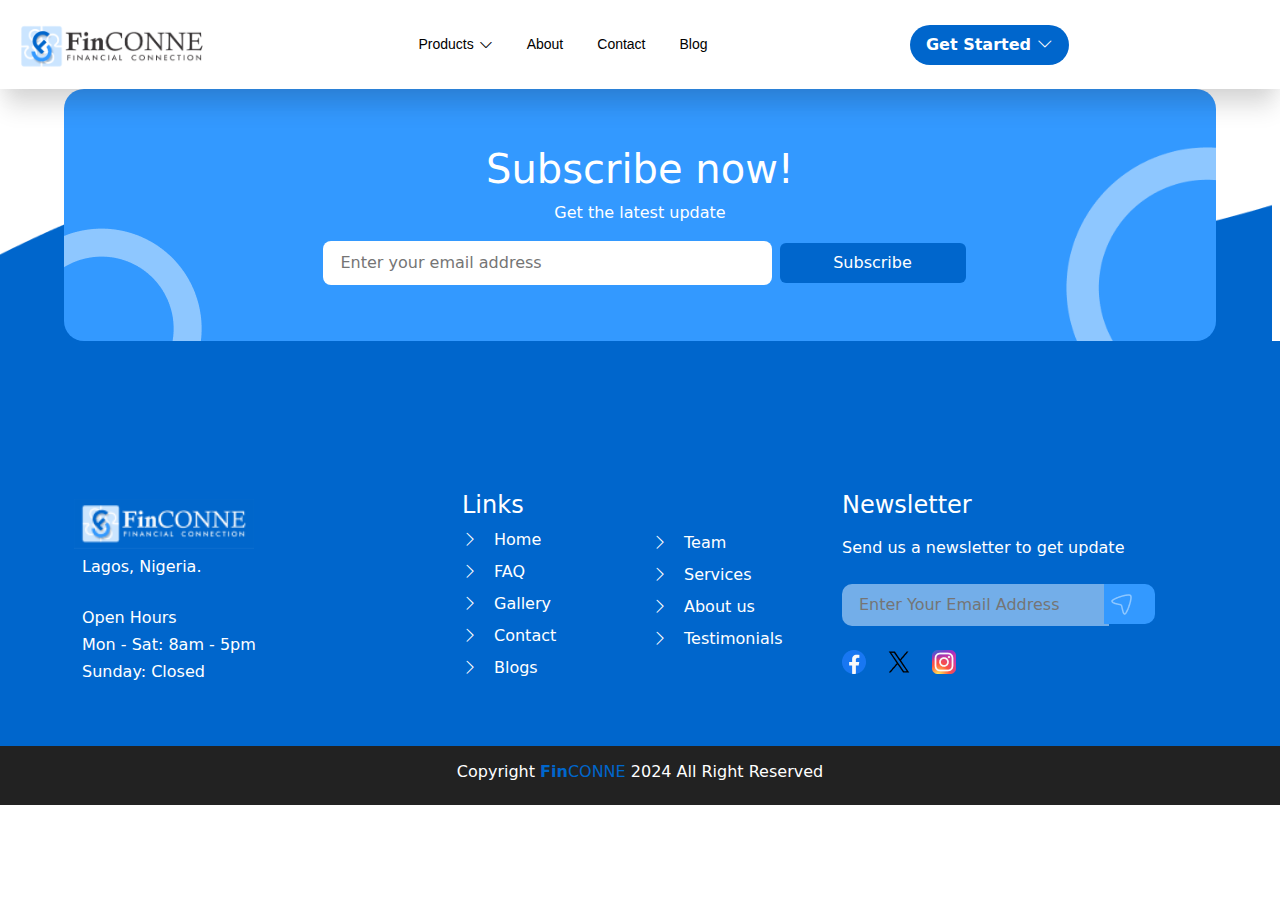
<file: nav-foot.html>
<!DOCTYPE html>
<html lang="en">
<head>
    <meta charset="UTF-8">
    <meta name="viewport" content="width=device-width, initial-scale=1.0">
    <title>Document</title>
    <link rel="stylesheet" href="https://cdn.jsdelivr.net/npm/bootstrap@5.3.3/dist/css/bootstrap.min.css">
    <link rel="stylesheet" href="https://cdn.jsdelivr.net/npm/bootstrap-icons@1.3.0/font/bootstrap-icons.css">
    <link rel="stylesheet" href="./assets/style.css">
</head>
<body>

    <!-- ======= Header ======= -->
    <header id="header" class="header-navbar d-flex align-items-center">
        <div class="container-fluid d-flex align-items-center justify-content-between">
            <a href="./index.html">
                <img class="navbar-img mt-1" src="./assets/images/Finconne - Copy-1 (1) 1.png" alt="">
            </a>

            <nav id="navbar" class="navbar d-flex justify-content-center">
                <ul class="list-unstyled d-block d-xl-flex align-items-center mb-0">
                    <li class="nav-item product-item">
                        <a class="nav-link" href="#" role="button" id="productsLink" aria-expanded="false">
                            Products
                            <i class="bi bi-chevron-down"></i>
                        </a>
                    </li>



                    <!-- Dropdown For Responsive Screens -->


                    <div class="product-scroll-wrapper d-xl-none">
                        <div style="cursor: pointer;" class="product-item-drag-flex">
                            <h6 class="my-4"><a href="#" style="border-color: #0066CC !important;"
                                    class="text-decoration-none text-black border border-1 rounded-pill px-3 py-1 active-link"
                                    id="financialLink">Financial Institution</a></h6>
                        </div>
                        <div style="cursor: pointer;" class="product-item-drag-flex">
                            <h6 class="my-4"><a href="#" style="border-color: #0066CC !important;"
                                    class="text-decoration-none text-black border border-1 rounded-pill px-3 py-1"
                                    id="customerLink">Individual Customer</a></h6>
                        </div>
                    </div>


                    <div class="col-12 about-product-hov-box-d-1-res show-box d-xl-none" style="overflow-x: hidden;">
                        <div class="row">
                            <div class="col-12">
                                <a href="./career.html" class="text-decoration-none text-black product-dd-it">
                                    <div class="d-flex">
                                        <i class="bi bi-ui-checks-grid fs-4 me-3 d-block position-relative"
                                            style="top: 5px;"></i>
                                        <div>
                                            <h6>Finance</h6>
                                            <small>Lorem ipsum dolor sit amet consectetur.</small>
                                        </div>
                                    </div>
                                </a>
                            </div>
                            <div class="col-12">
                                <a href="./team.html" class="text-decoration-none text-black product-dd-it">
                                    <div class="d-flex">
                                        <i class="bi bi-wallet fs-4 me-3 d-block position-relative"
                                            style="top: 5px;"></i>
                                        <div>
                                            <h6>Saving</h6>
                                            <small>Lorem ipsum dolor sit amet consectetur.</small>
                                        </div>
                                    </div>
                                </a>
                            </div>
                            <div class="col-12">
                                <a href="./error.html" class="text-decoration-none text-black product-dd-it">
                                    <div class="d-flex">
                                        <i class="bi bi-bar-chart fs-4 me-3 d-block position-relative"
                                            style="top: 5px;"></i>
                                        <div>
                                            <h6>Investment - coming soon</h6>
                                            <small>Lorem ipsum dolor sit amet consectetur.</small>
                                        </div>
                                    </div>
                                </a>
                            </div>
                        </div>
                    </div>


                    <div class="col-12 about-product-hov-box-d-2-res d-xl-none" style="overflow-x: hidden;">
                        <div class="row">
                            <div class="col-12">
                                <a href="./error.html" class="text-decoration-none text-black product-dd-it">
                                    <div class="d-flex">
                                        <i class="bi bi-gear fs-4 me-3 d-block position-relative" style="top: 5px;"></i>
                                        <div>
                                            <h6>Automated Group Contribution</h6>
                                            <small>Lorem ipsum dolor sit amet consectetur.</small>
                                        </div>
                                    </div>
                                </a>
                            </div>
                            <div class="col-12">
                                <a href="./error.html" class="text-decoration-none text-black product-dd-it">
                                    <div class="d-flex">
                                        <i class="bi bi-box-seam fs-4 me-3 d-block position-relative"
                                            style="top: 5px;"></i>
                                        <div>
                                            <h6>Institution Service Offering</h6>
                                            <small>Lorem ipsum dolor sit amet consectetur.</small>
                                        </div>
                                    </div>
                                </a>
                            </div>
                        </div>
                    </div>


                    <li class="navbar-item"><a class="text-decoration-none" href="./error.html">About</a></li>
                    <li class="navbar-item"><a href="./error.html" class="text-decoration-none">Contact</a></li>
                    <li class="navbar-item"><a class="text-decoration-none" href="./blog.html">Blog</a></li>

                    <li class="mx-3 d-xl-none">
                        <div class="dropdown text-center">
                            <button
                                class="w-75 btn btn-secondary position-absolute nav-btn text-decoration-none mx-xl-0 py-2 px-3"
                                type="button">
                                Get Started
                                <i class="bi bi-chevron-down"></i>
                            </button>
                            <ul class="dropdown-menu product-dropmenu-res position-absolute">
                                <li><a class="dropdown-item d-block border-bottom border-secondary-subtle px-2 pb-2"
                                        href="./register.html">Register</a></li>
                                <li><a class="dropdown-item px-4 pb-2 pt-3" style="font-size: 15px;" href="./individual-register.html">As An
                                        individual</a></li>
                                <li><a class="dropdown-item px-4 pb-2" style="font-size: 15px;" href="./register.html">As An
                                        institution</a></li>
                                <div class="text-center">
                                    <button style="background-color: #0066CC !important;"
                                        class="btn btn-primary w-50 m-auto rounded-pill"><a href="./signIn.html">Login</a></button>
                                </div>
                            </ul>
                        </div>
                    </li>

                </ul>
            </nav>

            <div class="mx-4 d-none d-xl-block">
                <div class="dropdown-center dropdown">
                    <button class="btn btn-secondary nav-btn text-decoration-none mx-xl-0 py-2 px-3" type="button">
                        Get Started
                        <i class="bi bi-chevron-down"></i>
                    </button>
                    <ul class="dropdown-menu position-absolute" style="right: 22px;">
                        <li><a class="dropdown-item d-block border-bottom border-secondary-subtle px-2 pb-2"
                                href="./register.html">Register</a></li>
                        <li><a class="dropdown-item px-4 pb-2 pt-3" style="font-size: 15px;" href="./individual-register.html">As An
                                individual</a></li>
                        <li><a class="dropdown-item px-4 pb-2" style="font-size: 15px;" href="./register.html">As An institution</a>
                        </li>
                        <div class="text-center">
                            <button style="background-color: #0066CC !important;"
                                class="btn btn-primary w-75 m-auto rounded-pill"><a href="./signIn.html">Login</a></button>
                        </div>
                    </ul>
                </div>
            </div>


            
            <!-- replace -->

            <div class="nav-list-button">
                <i class="mobile-nav-toggle mobile-nav-show bi bi-list"></i>
            </div>
            <i class="mobile-nav-toggle mobile-nav-hide d-none bi bi-x"></i>
        </div>

        <!-- replace -->


    </header>
    <!-- End Header -->



    <!-- Products DropDown for Desktop/Larger Screen -->
    <div class="product-container dropdown-product position-fixed" style="z-index: 99999;">
        <div class="row justify-content-center border border-1 bg-white position-relative rounded-4 p-4"
            style="z-index: 999;">
            <div class="col-6">
                <div class="row">
                    <div class="col-12 mb-2">
                        <a href="#" class="text-decoration-none text-black product-dd-it product-dd-it-1">
                            <div class="p-2">
                                <h5>Financial Institution</h5>
                                <small>Lorem ipsum dolor sit amet consectetur.</small>
                            </div>
                        </a>
                    </div>
                    <div class="col-12 my-2">
                        <a href="#" class="text-decoration-none text-black product-dd-it product-dd-it-2">
                            <div class="p-2">
                                <h5>Individual Customer</h5>
                                <small>Lorem ipsum dolor sit amet consectetur.</small>
                            </div>
                        </a>
                    </div>
                </div>
            </div>

            <div class="col-6 about-product-hov-box-d-1 show-box">
                <div class="row">
                    <div class="col-12 mb-2">
                        <a href="./career.html" class="text-decoration-none text-black product-dd-it">
                            <div class="d-flex p-2">
                                <i class="bi bi-ui-checks-grid fs-4 me-3 d-block position-relative"
                                    style="top: 5px;"></i>
                                <div>
                                    <h5>Finance</h5>
                                    <small>Lorem ipsum dolor sit amet consectetur.</small>
                                </div>
                            </div>
                        </a>
                    </div>
                    <div class="col-12 my-2">
                        <a href="./team.html" class="text-decoration-none text-black product-dd-it">
                            <div class="d-flex p-2">
                                <i class="bi bi-wallet fs-4 me-3 d-block position-relative" style="top: 5px;"></i>
                                <div>
                                    <h5>Saving</h5>
                                    <small>Lorem ipsum dolor sit amet consectetur.</small>
                                </div>
                            </div>
                        </a>
                    </div>
                    <div class="col-12 my-2">
                        <a href="./error.html" class="text-decoration-none text-black product-dd-it">
                            <div class="d-flex p-2">
                                <i class="bi bi-bar-chart fs-4 me-3 d-block position-relative" style="top: 5px;"></i>
                                <div>
                                    <h5>Investment - coming soon</h5>
                                    <small>Lorem ipsum dolor sit amet consectetur.</small>
                                </div>
                            </div>
                        </a>
                    </div>
                </div>
            </div>

            <div class="col-6 about-product-hov-box-d-2">
                <div class="row">
                    <div class="col-12 mb-2">
                        <a href="./error.html" class="text-decoration-none text-black product-dd-it">
                            <div class="d-flex p-2">
                                <i class="bi bi-gear fs-4 me-3 d-block position-relative" style="top: 5px;"></i>
                                <div>
                                    <h5>Automated Group Contribution</h5>
                                    <small>Lorem ipsum dolor sit amet consectetur.</small>
                                </div>
                            </div>
                        </a>
                    </div>
                    <div class="col-12 my-2">
                        <a href="./error.html" class="text-decoration-none text-black product-dd-it">
                            <div class="d-flex p-2">
                                <i class="bi bi-box-seam fs-4 me-3 d-block position-relative" style="top: 5px;"></i>
                                <div>
                                    <h5>Institution Service Offering</h5>
                                    <small>Lorem ipsum dolor sit amet consectetur.</small>
                                </div>
                            </div>
                        </a>
                    </div>
                </div>
            </div>
        </div>
    </div>




    <footer class="position-relative">
        <div class="footer-box d-flex justify-content-center align-items-center text-white">
            <img class="img-fluid position-absolute bottom-0 end-0 footer-eclipse-circle-positioned-sty"
                src="./assets/images/Ellipse 4 (1).png" alt="">
            <img class="img-fluid position-absolute bottom-0 start-0" src="./assets/images/Ellipse 4.png" alt="">
            <div class="container">
                <div class="row">
                    <div class="text-center">
                        <h1>Subscribe now!</h1>
                        <p>Get the latest update</p>
                        <div class="text-center d-flex justify-content-center align-items-center">
                            <div class="col-8 col-lg-5">
                                <div class="mx-2 z-1 position-relative">
                                    <input style="border-color: transparent;" type="text"
                                        class="w-100 py-2 border-2 px-3 rounded-3"
                                        placeholder="Enter your email address">
                                </div>
                            </div>
                            <div class="col-4 col-lg-2">
                                <button
                                    class="w-100 btn btn-primary border-0 px-0 px-lg-4 py-2 btn-cus-sty z-1 position-relative">Subscribe</button>
                            </div>
                        </div>
                    </div>
                </div>
            </div>
        </div>

        <div class="figure-box-wave">
            <div>
                <img class="w-100" src="./assets/images/Vector 125.png" alt="">
            </div>
        </div>

        <div class="footer-wave-bottom-box-bg-color">
            <div class="container">
                <div class="row">
                    <div class="col-12 col-lg-4">
                        <img class="footer-img my-2 p-0 m-0" src="./assets/images/Finconn 1.png" alt="">
                        <div class="text-white">
                            <h6>Lagos, Nigeria.</h6>
                            <h6 class="text-white pt-4">Open Hours</h6>
                            <h6>Mon - Sat: 8am - 5pm</h6>
                            <h6>Sunday: Closed</h6>
                        </div>
                    </div>
                    <div class="col-6 col-lg-2">
                        <h4 class="text-white">Links</h4>
                        <ul class="list-unstyled">
                            <li class="text-white fs-light my-2"><i class="bi bi-chevron-right pe-3"></i><a
                                    class="text-white text-decoration-none" href="#">Home</a></li>
                            <li class="text-white fs-light my-2"><i class="bi bi-chevron-right pe-3"></i><a
                                    class="text-white text-decoration-none" href="#">FAQ</a></li>
                            <li class="text-white fs-light my-2"><i class="bi bi-chevron-right pe-3"></i><a
                                    class="text-white text-decoration-none" href="#">Gallery</a></li>
                            <li class="text-white fs-light my-2"><i class="bi bi-chevron-right pe-3"></i><a
                                    class="text-white text-decoration-none" href="#">Contact</a></li>
                            <li class="text-white fs-light my-2"><i class="bi bi-chevron-right pe-3"></i><a
                                    class="text-white text-decoration-none" href="#">Blogs</a></li>
                        </ul>
                    </div>
                    <div class="col-6 col-lg-2">
                        <ul class="list-unstyled mt-4 pt-1 pt-lg-2">
                            <li class="text-white fs-light my-2"><i class="bi bi-chevron-right pe-3"></i><a
                                    class="text-white text-decoration-none" href="#">Team</a></li>
                            <li class="text-white fs-light my-2"><i class="bi bi-chevron-right pe-3"></i><a
                                    class="text-white text-decoration-none" href="#">Services</a></li>
                            <li class="text-white fs-light my-2"><i class="bi bi-chevron-right pe-3"></i><a
                                    class="text-white text-decoration-none" href="#">About us</a></li>
                            <li class="text-white fs-light my-2"><i class="bi bi-chevron-right pe-3"></i><a
                                    class="text-white text-decoration-none" href="#">Testimonials</a></li>
                        </ul>
                    </div>
                    <div class="col-12 col-lg-4">
                        <h4 class="text-white">Newsletter</h4>
                        <p class="text-white my-3">Send us a newsletter to get update</p>
                        <input class="footer-input-box-sty my-2 py-2 px-3 border-1 w-75"
                            style="border-color: transparent;" type="text" placeholder="Enter Your Email Address">
                        <button class="footer-btn-sty"><img src="./assets/images/Vector.png" alt=""></button>
                        <div class="mt-3">
                            <a href="#"><img class="ms-2" src="./assets/images/logos_facebook.png" alt=""></a>
                            <a href="#"><img class="ms-3" src="./assets/images/pajamas_twitter.png" alt=""></a>
                            <a href="#"><img class="ms-3" src="./assets/images/skill-icons_instagram.png" alt=""></a>
                        </div>
                    </div>
                </div>
            </div>
        </div>

        <div style="background-color: #222222;" class="py-3 text-center">
            <h6 class="text-white fw-normal">Copyright <span class="fw-bold" style="color: #0066CC;">Fin</span><span
                    style="color: #0066CC;">CONNE</span> 2024 All Right Reserved</h6>
        </div>

    </footer>
    

    <script src='https://cdnjs.cloudflare.com/ajax/libs/jquery/3.1.0/jquery.min.js'></script>
    <script src="https://cdn.jsdelivr.net/npm/bootstrap@5.3.3/dist/js/bootstrap.bundle.min.js"></script>
    <script src="./assets/script.js"></script>
</body>
</html>
</file>
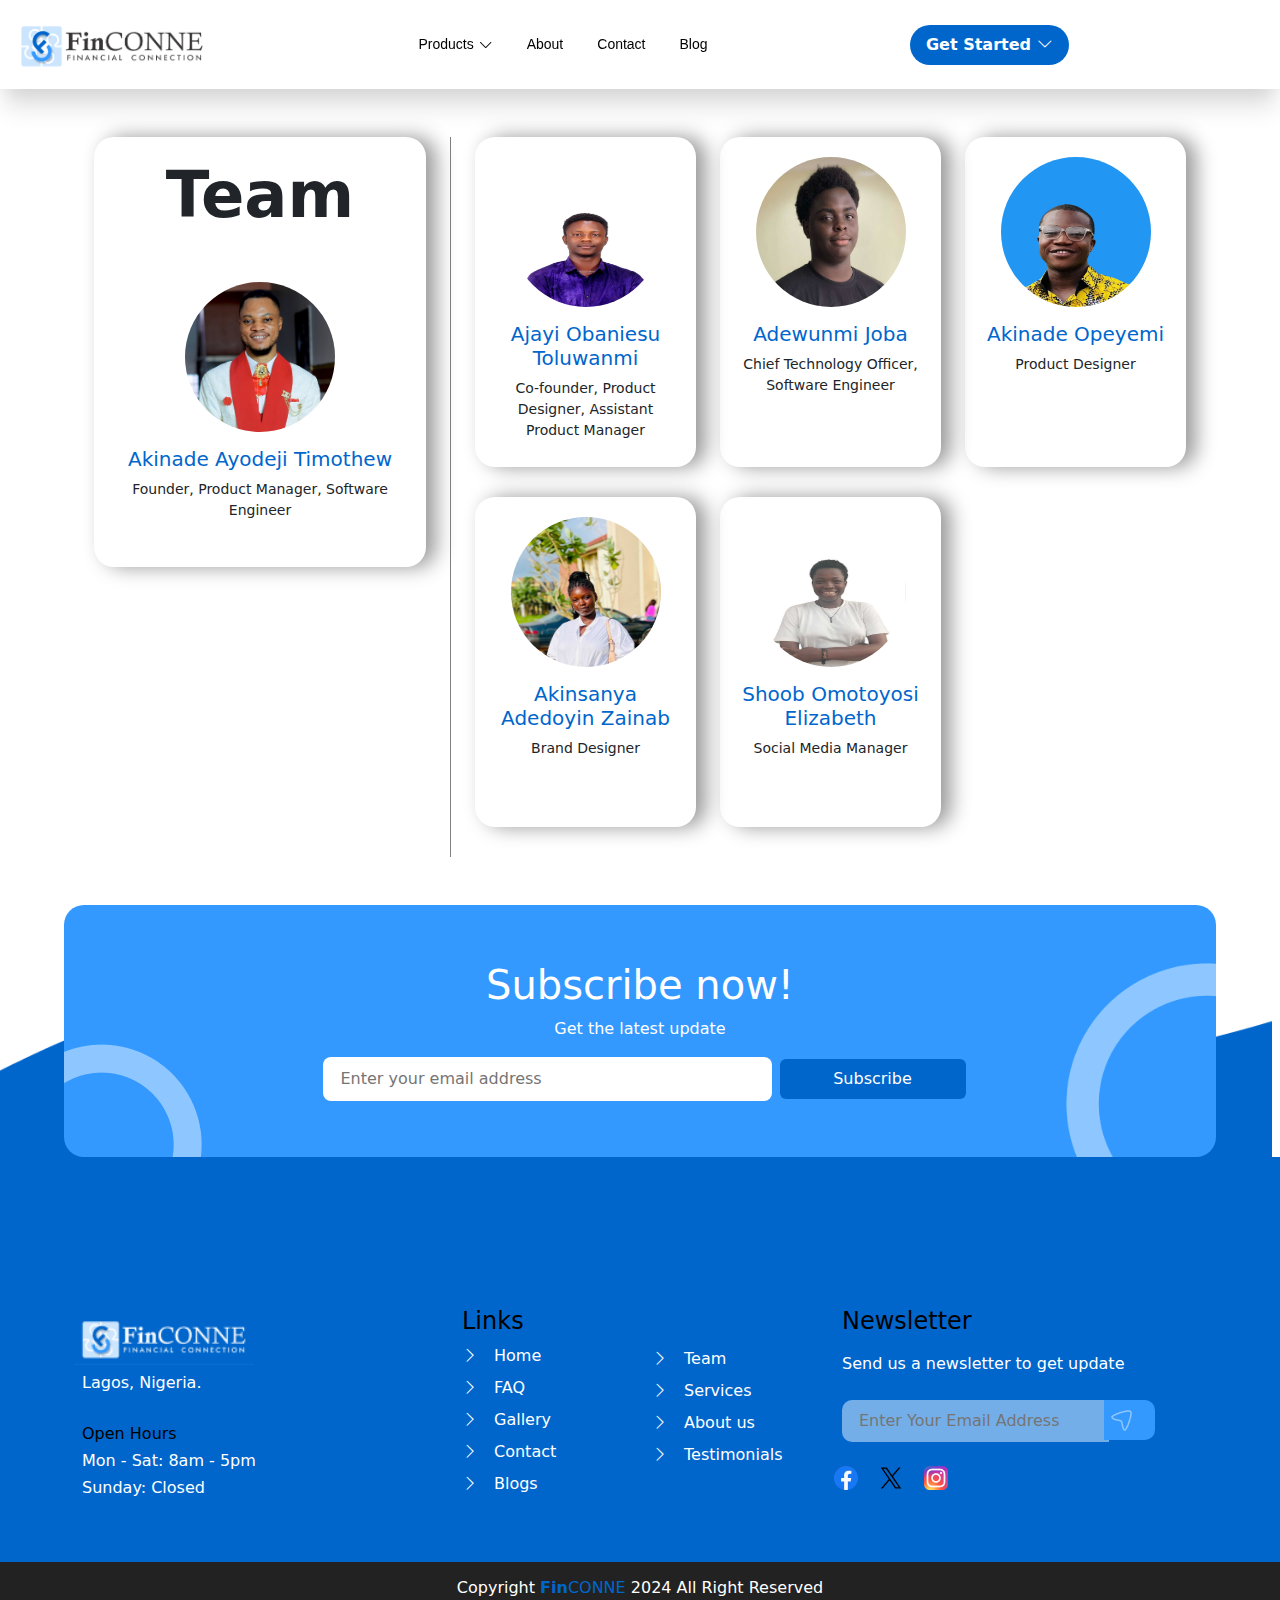
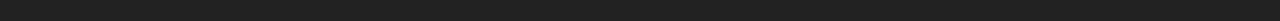
<file: team.html>
<!DOCTYPE html>
<html lang="en">

<head>
    <meta charset="UTF-8">
    <meta name="viewport" content="width=device-width, initial-scale=1.0">
    <title>Team Section</title>
    <link rel="stylesheet" href="https://cdn.jsdelivr.net/npm/bootstrap@5.3.3/dist/css/bootstrap.min.css">
    <link rel="stylesheet" href="https://cdn.jsdelivr.net/npm/bootstrap-icons@1.3.0/font/bootstrap-icons.css">
    <link rel="stylesheet" href="./assets/style.css">
</head>

<body>


   <!-- ======= Header ======= -->
   <header id="header" class="header-navbar d-flex align-items-center">
    <div class="container-fluid d-flex align-items-center justify-content-between">
        <a href="./index.html">
            <img class="navbar-img mt-1" src="./assets/images/Finconne - Copy-1 (1) 1.png" alt="">
        </a>

        <nav id="navbar" class="navbar d-flex justify-content-center">
            <ul class="list-unstyled d-block d-xl-flex align-items-center mb-0">
                <li class="nav-item product-item">
                    <a class="nav-link" href="#" role="button" id="productsLink" aria-expanded="false">
                        Products
                        <i class="bi bi-chevron-down"></i>
                    </a>
                </li>



                <!-- Dropdown For Responsive Screens -->


                <div class="product-scroll-wrapper d-xl-none">
                    <div style="cursor: pointer;" class="product-item-drag-flex">
                        <h6 class="my-4"><a href="#" style="border-color: #0066CC !important;"
                                class="text-decoration-none text-black border border-1 rounded-pill px-3 py-1 active-link"
                                id="financialLink">Financial Institution</a></h6>
                    </div>
                    <div style="cursor: pointer;" class="product-item-drag-flex">
                        <h6 class="my-4"><a href="#" style="border-color: #0066CC !important;"
                                class="text-decoration-none text-black border border-1 rounded-pill px-3 py-1"
                                id="customerLink">Individual Customer</a></h6>
                    </div>
                </div>


                <div class="col-12 about-product-hov-box-d-1-res show-box d-xl-none" style="overflow-x: hidden;">
                    <div class="row">
                        <div class="col-12">
                            <a href="./career.html" class="text-decoration-none text-black product-dd-it">
                                <div class="d-flex">
                                    <i class="bi bi-ui-checks-grid fs-4 me-3 d-block position-relative"
                                        style="top: 5px;"></i>
                                    <div>
                                        <h6>Finance</h6>
                                        <small>Lorem ipsum dolor sit amet consectetur.</small>
                                    </div>
                                </div>
                            </a>
                        </div>
                        <div class="col-12">
                            <a href="./team.html" class="text-decoration-none text-black product-dd-it">
                                <div class="d-flex">
                                    <i class="bi bi-wallet fs-4 me-3 d-block position-relative"
                                        style="top: 5px;"></i>
                                    <div>
                                        <h6>Saving</h6>
                                        <small>Lorem ipsum dolor sit amet consectetur.</small>
                                    </div>
                                </div>
                            </a>
                        </div>
                        <div class="col-12">
                            <a href="./error.html" class="text-decoration-none text-black product-dd-it">
                                <div class="d-flex">
                                    <i class="bi bi-bar-chart fs-4 me-3 d-block position-relative"
                                        style="top: 5px;"></i>
                                    <div>
                                        <h6>Investment - coming soon</h6>
                                        <small>Lorem ipsum dolor sit amet consectetur.</small>
                                    </div>
                                </div>
                            </a>
                        </div>
                    </div>
                </div>


                <div class="col-12 about-product-hov-box-d-2-res d-xl-none" style="overflow-x: hidden;">
                    <div class="row">
                        <div class="col-12">
                            <a href="./error.html" class="text-decoration-none text-black product-dd-it">
                                <div class="d-flex">
                                    <i class="bi bi-gear fs-4 me-3 d-block position-relative" style="top: 5px;"></i>
                                    <div>
                                        <h6>Automated Group Contribution</h6>
                                        <small>Lorem ipsum dolor sit amet consectetur.</small>
                                    </div>
                                </div>
                            </a>
                        </div>
                        <div class="col-12">
                            <a href="./error.html" class="text-decoration-none text-black product-dd-it">
                                <div class="d-flex">
                                    <i class="bi bi-box-seam fs-4 me-3 d-block position-relative"
                                        style="top: 5px;"></i>
                                    <div>
                                        <h6>Institution Service Offering</h6>
                                        <small>Lorem ipsum dolor sit amet consectetur.</small>
                                    </div>
                                </div>
                            </a>
                        </div>
                    </div>
                </div>


                <li class="navbar-item"><a class="text-decoration-none" href="./error.html">About</a></li>
                <li class="navbar-item"><a href="./error.html" class="text-decoration-none">Contact</a></li>
                <li class="navbar-item"><a class="text-decoration-none" href="./blog.html">Blog</a></li>

                <li class="mx-3 d-xl-none">
                    <div class="dropdown text-center">
                        <button
                            class="w-75 btn btn-secondary position-absolute nav-btn text-decoration-none mx-xl-0 py-2 px-3"
                            type="button">
                            Get Started
                            <i class="bi bi-chevron-down"></i>
                        </button>
                        <ul class="dropdown-menu product-dropmenu-res position-absolute">
                            <li><a class="dropdown-item d-block border-bottom border-secondary-subtle px-2 pb-2"
                                    href="./register.html">Register</a></li>
                            <li><a class="dropdown-item px-4 pb-2 pt-3" style="font-size: 15px;" href="./individual-register.html">As An
                                    individual</a></li>
                            <li><a class="dropdown-item px-4 pb-2" style="font-size: 15px;" href="./register.html">As An
                                    institution</a></li>
                            <div class="text-center">
                                <button style="background-color: #0066CC !important;"
                                    class="btn btn-primary w-50 m-auto rounded-pill"><a href="./signIn.html">Login</a></button>
                            </div>
                        </ul>
                    </div>
                </li>

            </ul>
        </nav>

        <div class="mx-4 d-none d-xl-block">
            <div class="dropdown-center dropdown">
                <button class="btn btn-secondary nav-btn text-decoration-none mx-xl-0 py-2 px-3" type="button">
                    Get Started
                    <i class="bi bi-chevron-down"></i>
                </button>
                <ul class="dropdown-menu position-absolute" style="right: 22px;">
                    <li><a class="dropdown-item d-block border-bottom border-secondary-subtle px-2 pb-2"
                            href="./register.html">Register</a></li>
                    <li><a class="dropdown-item px-4 pb-2 pt-3" style="font-size: 15px;" href="./individual-register.html">As An
                            individual</a></li>
                    <li><a class="dropdown-item px-4 pb-2" style="font-size: 15px;" href="./register.html">As An institution</a>
                    </li>
                    <div class="text-center">
                        <button style="background-color: #0066CC !important;"
                            class="btn btn-primary w-75 m-auto rounded-pill"><a href="./signIn.html">Login</a></button>
                    </div>
                </ul>
            </div>
        </div>


        
        <!-- replace -->

        <div class="nav-list-button">
            <i class="mobile-nav-toggle mobile-nav-show bi bi-list"></i>
        </div>
        <i class="mobile-nav-toggle mobile-nav-hide d-none bi bi-x"></i>
    </div>

    <!-- replace -->


</header>
<!-- End Header -->



<!-- Products DropDown for Desktop/Larger Screen -->
<div class="product-container dropdown-product position-fixed" style="z-index: 99999;">
    <div class="row justify-content-center border border-1 bg-white position-relative rounded-4 p-4"
        style="z-index: 999;">
        <div class="col-6">
            <div class="row">
                <div class="col-12 mb-2">
                    <a href="#" class="text-decoration-none text-black product-dd-it product-dd-it-1">
                        <div class="p-2">
                            <h5>Financial Institution</h5>
                            <small>Lorem ipsum dolor sit amet consectetur.</small>
                        </div>
                    </a>
                </div>
                <div class="col-12 my-2">
                    <a href="#" class="text-decoration-none text-black product-dd-it product-dd-it-2">
                        <div class="p-2">
                            <h5>Individual Customer</h5>
                            <small>Lorem ipsum dolor sit amet consectetur.</small>
                        </div>
                    </a>
                </div>
            </div>
        </div>

        <div class="col-6 about-product-hov-box-d-1 show-box">
            <div class="row">
                <div class="col-12 mb-2">
                    <a href="./career.html" class="text-decoration-none text-black product-dd-it">
                        <div class="d-flex p-2">
                            <i class="bi bi-ui-checks-grid fs-4 me-3 d-block position-relative"
                                style="top: 5px;"></i>
                            <div>
                                <h5>Finance</h5>
                                <small>Lorem ipsum dolor sit amet consectetur.</small>
                            </div>
                        </div>
                    </a>
                </div>
                <div class="col-12 my-2">
                    <a href="./team.html" class="text-decoration-none text-black product-dd-it">
                        <div class="d-flex p-2">
                            <i class="bi bi-wallet fs-4 me-3 d-block position-relative" style="top: 5px;"></i>
                            <div>
                                <h5>Saving</h5>
                                <small>Lorem ipsum dolor sit amet consectetur.</small>
                            </div>
                        </div>
                    </a>
                </div>
                <div class="col-12 my-2">
                    <a href="./error.html" class="text-decoration-none text-black product-dd-it">
                        <div class="d-flex p-2">
                            <i class="bi bi-bar-chart fs-4 me-3 d-block position-relative" style="top: 5px;"></i>
                            <div>
                                <h5>Investment - coming soon</h5>
                                <small>Lorem ipsum dolor sit amet consectetur.</small>
                            </div>
                        </div>
                    </a>
                </div>
            </div>
        </div>

        <div class="col-6 about-product-hov-box-d-2">
            <div class="row">
                <div class="col-12 mb-2">
                    <a href="./error.html" class="text-decoration-none text-black product-dd-it">
                        <div class="d-flex p-2">
                            <i class="bi bi-gear fs-4 me-3 d-block position-relative" style="top: 5px;"></i>
                            <div>
                                <h5>Automated Group Contribution</h5>
                                <small>Lorem ipsum dolor sit amet consectetur.</small>
                            </div>
                        </div>
                    </a>
                </div>
                <div class="col-12 my-2">
                    <a href="./error.html" class="text-decoration-none text-black product-dd-it">
                        <div class="d-flex p-2">
                            <i class="bi bi-box-seam fs-4 me-3 d-block position-relative" style="top: 5px;"></i>
                            <div>
                                <h5>Institution Service Offering</h5>
                                <small>Lorem ipsum dolor sit amet consectetur.</small>
                            </div>
                        </div>
                    </a>
                </div>
            </div>
        </div>
    </div>
</div>


    <div class="container my-5">
        <div class="row">
            <div class="col-lg-4 px-4">
                <div class="team-member-main">
                    <div class="text-center">
                        <h1 class="mb-5 display-3 fw-semibold">Team</h1>
                    </div>
                    <img class="img-fluid" src="./assets/images/Akinade Ayodeji Timothew.png"
                        alt="Akinade Ayodeji Timothew">
                    <h5>Akinade Ayodeji Timothew</h5>
                    <p>Founder, Product Manager, Software Engineer</p>
                    <h6>Ayodeji is the visionary behind FinConne, with a robust background in software engineering and
                        product management. He spearheads the company’s strategic direction and product innovation,
                        ensuring we consistently deliver cutting-edge financial solutions.</h6>
                </div>
            </div>
            <div class="col-lg-8 px-4" style="border-left: 1px solid grey;">
                <div class="row">
                    <div class="col-md-4">
                        <div class="team-member">
                            <img class="img-fluid" src="./assets/images/Ajayi ObaniJesu Toluwanimi.png"
                                alt="Ajayi Obaniesu Toluwanmi">
                            <h5>Ajayi Obaniesu Toluwanmi</h5>
                            <p>Co-founder, Product Designer, Assistant Product Manager</p>
                            <h6>Ajayi brings a unique blend of design and management skills, ensuring our products not
                                only function seamlessly but also provide an engaging user experience.</h6>
                        </div>
                    </div>
                    <div class="col-md-4">
                        <div class="team-member">
                            <img class="img-fluid" src="./assets/images/Joba Adewumi.jpg" alt="Adewunmi Joba">
                            <h5>Adewunmi Joba</h5>
                            <p>Chief Technology Officer, Software Engineer</p>
                            <h6>Joba leads the technical team with a focus on developing scalable and robust software
                                solutions. He ensures our platform is reliable and secure.</h6>
                        </div>
                    </div>
                    <div class="col-md-4">
                        <div class="team-member">
                            <img src="./assets/images/Akinade Opeyemi.png" alt="Akinade Opeyemi">
                            <h5>Akinade Opeyemi</h5>
                            <p>Product Designer</p>
                            <h6>Opeyemi is responsible for the overall user experience and visual design of our
                                products. He ensures that our designs are both user-friendly and aesthetically pleasing.
                            </h6>
                        </div>
                    </div>
                    <div class="col-md-4">
                        <div class="team-member">
                            <img src="./assets/images/Akinsanya Adedoyin Zainab.jpg" alt="Akinsanya Adedoyin Zainab">
                            <h5>Akinsanya Adedoyin Zainab</h5>
                            <p>Brand Designer</p>
                            <h6>Adedoyin creates the visual identity of our brand, making sure our branding is
                                consistent across all channels and resonates with our target audience.</h6>
                        </div>
                    </div>
                    <div class="col-md-4">
                        <div class="team-member">
                            <img src="./assets/images/Shobo Omotoyosi Elizabeth.jpg" alt="Shoob Omotoyosi Elizabeth">
                            <h5>Shoob Omotoyosi Elizabeth</h5>
                            <p>Social Media Manager</p>
                            <h6>Omotoyosi manages our social media presence, engaging with our community and growing our
                                audience across various platforms.</h6>
                        </div>
                    </div>
                </div>
            </div>
        </div>
    </div>

    <footer class="position-relative">
        <div class="footer-box d-flex justify-content-center align-items-center text-white">
            <img class="img-fluid position-absolute bottom-0 end-0 footer-eclipse-circle-positioned-sty"
                src="./assets/images/Ellipse 4 (1).png" alt="">
            <img class="img-fluid position-absolute bottom-0 start-0" src="./assets/images/Ellipse 4.png" alt="">
            <div class="container">
                <div class="row">
                    <div class="text-center">
                        <h1>Subscribe now!</h1>
                        <p>Get the latest update</p>
                        <div class="text-center d-flex justify-content-center align-items-center">
                            <div class="col-8 col-lg-5">
                                <div class="mx-2">
                                    <input style="border-color: transparent;" type="text"
                                        class="w-100 py-2 border-2 px-3 rounded-3"
                                        placeholder="Enter your email address">
                                </div>
                            </div>
                            <div class="col-4 col-lg-2">
                                <button class="w-100 btn btn-primary border-0 px-0 px-lg-4 py-2"
                                    style="background-color: #0066CC !important;">Subscribe</button>
                            </div>
                        </div>
                    </div>
                </div>
            </div>
        </div>

        <div class="figure-box-wave">
            <div>
                <img class="w-100" src="./assets/images/Vector 125.png" alt="">
            </div>
        </div>

        <div class="footer-wave-bottom-box-bg-color">
            <div class="container">
                <div class="row">
                    <div class="col-12 col-lg-4">
                        <img class="footer-img my-2" src="./assets/images/Finconn 1.png" alt="">
                        <div class="text-white">
                            <h6>Lagos, Nigeria.</h6>
                            <h6 class="text-black pt-4">Open Hours</h6>
                            <h6>Mon - Sat: 8am - 5pm</h6>
                            <h6>Sunday: Closed</h6>
                        </div>
                    </div>
                    <div class="col-6 col-lg-2">
                        <h4 class="text-black">Links</h4>
                        <ul class="list-unstyled">
                            <li class="text-white fs-light my-2"><i class="bi bi-chevron-right pe-3"></i><a
                                    class="text-white text-decoration-none" href="#">Home</a></li>
                            <li class="text-white fs-light my-2"><i class="bi bi-chevron-right pe-3"></i><a
                                    class="text-white text-decoration-none" href="#">FAQ</a></li>
                            <li class="text-white fs-light my-2"><i class="bi bi-chevron-right pe-3"></i><a
                                    class="text-white text-decoration-none" href="#">Gallery</a></li>
                            <li class="text-white fs-light my-2"><i class="bi bi-chevron-right pe-3"></i><a
                                    class="text-white text-decoration-none" href="#">Contact</a></li>
                            <li class="text-white fs-light my-2"><i class="bi bi-chevron-right pe-3"></i><a
                                    class="text-white text-decoration-none" href="#">Blogs</a></li>
                        </ul>
                    </div>
                    <div class="col-6 col-lg-2">
                        <ul class="list-unstyled mt-4 pt-1 pt-lg-2">
                            <li class="text-white fs-light my-2"><i class="bi bi-chevron-right pe-3"></i><a
                                    class="text-white text-decoration-none" href="#">Team</a></li>
                            <li class="text-white fs-light my-2"><i class="bi bi-chevron-right pe-3"></i><a
                                    class="text-white text-decoration-none" href="#">Services</a></li>
                            <li class="text-white fs-light my-2"><i class="bi bi-chevron-right pe-3"></i><a
                                    class="text-white text-decoration-none" href="#">About us</a></li>
                            <li class="text-white fs-light my-2"><i class="bi bi-chevron-right pe-3"></i><a
                                    class="text-white text-decoration-none" href="#">Testimonials</a></li>
                        </ul>
                    </div>
                    <div class="col-12 col-lg-4">
                        <h4 class="text-black">Newsletter</h4>
                        <p class="text-white my-3">Send us a newsletter to get update</p>
                        <input class="footer-input-box-sty my-2 py-2 px-3 border-1 w-75"
                            style="border-color: transparent;" type="text" placeholder="Enter Your Email Address">
                        <button class="footer-btn-sty py-2 px-3"><img src="./assets/images/Vector.png" alt=""></button>
                        <div class="mt-3">
                            <a href="#"><img src="./assets/images/logos_facebook.png" alt=""></a>
                            <a href="#"><img class="ms-3" src="./assets/images/pajamas_twitter.png" alt=""></a>
                            <a href="#"><img class="ms-3" src="./assets/images/skill-icons_instagram.png" alt=""></a>
                        </div>
                    </div>
                </div>
            </div>
        </div>

        <div style="background-color: #222222;" class="py-3 text-center">
            <h6 class="text-white fw-normal">Copyright <span class="fw-bold" style="color: #0066CC;">Fin</span><span
                    style="color: #0066CC;">CONNE</span> 2024 All Right Reserved</h6>
        </div>

    </footer>


    <script src="./assets/script.js"></script>
    <script src='//cdnjs.cloudflare.com/ajax/libs/jquery/2.2.2/jquery.min.js'></script>
    <script src="https://cdn.jsdelivr.net/npm/bootstrap@5.3.3/dist/js/bootstrap.bundle.min.js"></script>
    <script src="./assets/change.js"></script>

</body>

</html>
</file>
<file: assets/style.css>
/* All Pages */

input:focus {
    outline: none;
    border: 2px solid #0066CC !important;
}

textarea:focus {
    outline: none;
    border: 2px solid #0066CC !important;
}

.btn-cus-sty {
    background-color: #0066CC;
    transition: 0.2s background-color ease-in-out;
}

.btn-cus-sty:hover {
    background-color: #1E90FF !important;

}

/* Loader */

.loader-container {
    position: fixed;
    top: 0;
    left: 0;
    width: 100%;
    height: 100%;
    background-color: rgba(255, 255, 255, 1);
    display: flex;
    justify-content: center;
    align-items: center;
    z-index: 999999;
    transition: opacity 0.3s ease;
}

.loader {
    width: 120px;
    height: 120px;
    border: 5px solid #000000;
    border-radius: 50%;
    display: inline-block;
    position: relative;
    -webkit-animation: rotation 1s linear infinite;
    animation: rotation 1s linear infinite;
}

.loader::after {
    content: "";
    position: absolute;
    left: 50%;
    top: 50%;
    transform: translate(-50%, -50%);
    width: 105px;
    height: 105px;
    border-radius: 50%;
    border: 5px solid transparent;
    border-bottom-color: #0066CC;
}

@-webkit-keyframes rotation {
    0% {
        transform: rotate(0deg);
    }

    100% {
        transform: rotate(360deg);
    }
}

@keyframes rotation {
    0% {
        transform: rotate(0deg);
    }

    100% {
        transform: rotate(360deg);
    }
}





/*** Navbar ***/

#header a {
    font-family: Arial, Helvetica, sans-serif;

}

.no-scroll {
    overflow: hidden;
}

.fixed-top {
    transition: .5s;
}

/* Product Dropdown */

/* .product-item:hover .dropdown-product{
    display: block !important;
} */


.dropdown-product {
    position: absolute;
    /* border: 3px solid red; */

    /* display: none; */

    /* changed */
    display: none;
    top: 8.5%;
    left: 24%;
}

.dropdown-menu > div > button > a{
    color: white !important;
    text-decoration: none;
}

.dropdown-menu > div > button{
    text-align: center !important;
}

.dropdown-product h5,
small {
    font-family: Arial, Helvetica, sans-serif;

}


@media screen and (max-width:1400px) {
    .dropdown-product {
        position: absolute;
        left: 18%;

    }
}

@media screen and (max-width:1280px) {
    .dropdown-product {
        display: none !important;
    }
}

.product-dd-it {
    transition: 0.5s all ease;
    border-radius: 8px;
}

.product-dd-it:hover {
    display: block;
    background-color: #0066CC;
    color: #fff !important;
}

.about-product-hov-box-d-1-res,
.about-product-hov-box-d-2-res {

    display: none;


    /* display: block; */
}

.about-product-hov-box-d-1,
.about-product-hov-box-d-2 {
    display: none;
}

.show-box {
    display: block;
}

.dropdown {
    position: static;
}

.dropdown:hover .dropdown-menu {
    display: block;
}

.navbar-item {
    position: relative;
}

.navbar-item:hover .dropdown-menu {
    display: block;
}

.dropdown-menu .dropdown-item {
    text-decoration: none;
    color: #333;
    display: block;
    white-space: nowrap;
}

.top-bar {
    height: 45px;
    border-bottom: 1px solid rgba(53, 94, 252, .07);
}

.navbar .dropdown-toggle::after {
    border: none;
    content: "\f107";
    font-family: "Font Awesome 5 Free";
    font-weight: 900;
    vertical-align: middle;
    margin-left: 8px;
}

.navbar .navbar-nav .nav-link {
    padding: 25px 15px;
    color: var(--tertiary);
    font-weight: 500;
    outline: none;
}

.navbar .navbar-nav .nav-link:hover,
.navbar .navbar-nav .nav-link.active {
    color: var(--primary);
}

@media (min-width: 1280px) {

    .product-container,
    .product-container-lg,
    .product-container-md,
    .product-container-sm,
    .product-container-xl,
    .product-container-xxl {
        max-width: 800px;
    }
}

@media screen and (max-width: 320px) {
    .nav-img {
        width: 70% !important;
    }

}

@media (max-width: 991.98px) {

    .navbar .navbar-nav {
        margin-top: 10px;
        border-top: 1px solid rgba(0, 0, 0, 0.7);
        background: #FFFFFF;
    }

    .navbar .navbar-nav .nav-link {
        padding: 10px 0;
    }

}

@media (min-width: 992px) {
    .navbar .nav-item .dropdown-menu {
        display: block;
        visibility: hidden;
        top: 100%;
        transform: rotateX(-75deg);
        transform-origin: 0% 0%;
        transition: .5s;
        opacity: 0;
    }

    .navbar .nav-item:hover .dropdown-menu {
        transform: rotateX(0deg);
        visibility: visible;
        transition: .5s;
        opacity: 1;
    }
}

@media screen and (max-width:1400px) {
    .nav-img {
        width: 80% !important;
    }
}


/*** Header ***/
/* 
.carousel-item::before {
    content: "";
    background-color: rgba(255, 255, 255, 0.7);
    position: absolute;
  } */

.overlay {
    position: absolute;
    top: 0;
    left: 0;
    width: 100%;
    height: 50%;
    background-color: rgba(255, 255, 255, 0.829);
    /* Adjust the last parameter for the opacity of the black overlay */
}


.carousel-caption {
    top: 0;
    left: 0;
    right: 0;
    bottom: 0;
    display: flex;
    align-items: center;
    justify-content: center;
    text-align: start;
    z-index: 1;
}

.carousel-control-prev,
.carousel-control-next {
    width: 3rem;
}

/* .carousel-control-prev-icon,
.carousel-control-next-icon {
    width: 3rem;
    height: 3rem;
    background-color: var(--primary);
    border: 10px solid var(--primary);
} */

.carousel-control-prev-icon {
    border-radius: 0 3rem 3rem 0;
}

.carousel-control-next-icon {
    border-radius: 3rem 0 0 3rem;
}

@media (max-width: 768px) {
    #header-carousel .carousel-item {
        position: relative;
        min-height: 450px;
    }

    #header-carousel .carousel-item img {
        position: absolute;
        width: 100%;
        height: 100%;
        object-fit: cover;
    }


    .overlay {
        background-color: rgba(255, 255, 255, 0.829);
        /* Adjust the last parameter for the opacity of the black overlay */
    }
}



/* =====================navbar sticky=============================== */
@keyframes fadeIn {
    from {
        opacity: 0;
    }

    to {
        opacity: 1;
    }
}

.fixed-top {
    position: fixed;
    top: 0;
    right: 0;
    left: 0;
    z-index: 1030;
    opacity: 1;
    animation: fadeIn 0.5s ease;
    /* Apply the fadeIn animation */
}

.fixed-top.active {
    opacity: 1;
}



/* New Code */

.nav-btn {
    background-color: #0066CC !important;
    border: 0;
    color: white;
    border-radius: 20px;
    padding: 14px 10px;
    font-weight: 600 !important;
    transition: 0.3s background-color ease;
    bottom: 70px;
    left: 12%;
}

.nav-btn:hover {
    background-color: #1e8fffa8 !important;
    color: black;
}

.product-dropmenu-res {
    height: 190px !important;
    top: 56% !important;
}


@media screen and (min-height:1000px) {
    .product-dropmenu-res {
        top: 65% !important;
    }
}

@media screen and (min-height:1200px) {
    .product-dropmenu-res {
        top: 75% !important;
    }
}

@media screen and (max-height:850px) {
    .product-dropmenu-res {
        top: 54% !important;
    }
}

@media screen and (max-height:750px) {
    .product-dropmenu-res {
        top: 50% !important;
    }
}

@media screen and (max-height:650px) {
    .product-dropmenu-res {
        top: 46% !important;
    }
}

@media screen and (max-height:600px) {
    .product-dropmenu-res {
        top: 42% !important;
    }
}

@media screen and (max-height:550px) {
    .product-dropmenu-res {
        top: 38% !important;
    }
}


/* New Code */



.nav-btn:hover>i {
    color: black !important;
}


.navbar ul li a:hover {
    color: grey !important;
}

.header-navbar {
    color: black !important;
    z-index: 997;
    position: sticky;
    top: 0;
    left: 0;
    right: 0;
    padding: 15px 0px;
    box-shadow: 0 2px 25px -5px rgba(0, 0, 0, 0.16), 0 25px 21px -5px rgba(0, 0, 0, 0.1) !important;
    background-color: rgba(255, 255, 255, 1);
    transition: background-color 0.5s ease, backdrop-filter 0.5s ease;
}

.header-navbar.scrolled {
    background-color: rgba(255, 255, 255, 0.7);
    backdrop-filter: blur(10px);
    -webkit-backdrop-filter: blur(10px);
}


/* New Code */

@media screen and (max-width:1280px) {
    .header-navbar.scrolled {
        position: fixed;
        backdrop-filter: blur(10px);
        -webkit-backdrop-filter: none;
    }
}

/* New Code */


.navbar ul li a {
    color: rgb(0, 0, 0);
}



/*--------------------------------------------------------------
# Desktop Navigation
--------------------------------------------------------------*/
@media (min-width: 1280px) {
    .navbar {
        padding: 0;
    }

    .navbar ul {
        margin: 0;
        padding: 0;
        display: flex;
        list-style: none;
        align-items: center;
        justify-content: center;
    }

    .navbar li {
        /* position: relative; */
    }

    .navbar>ul>li {
        white-space: nowrap;
        padding: 10px 0 10px 28px;
    }

    .navbar a,
    .navbar a:focus {
        display: flex;
        align-items: center;
        justify-content: space-between;
        padding: 0 3px;
        font-family: var(--font-primary);
        font-size: 14px;
        color: #ffffff;
        white-space: nowrap;
        transition: 0.3s;
        position: relative;
    }

    .navbar a i,
    .navbar a:focus i {
        line-height: 0;
        margin-left: 5px;
    }

    .navbar>ul>li>a:before {
        content: "";
        position: absolute;
        width: 100%;
        height: 2px;
        bottom: -6px;
        left: 0;
        background-color: #ffffff;
        visibility: hidden;
        width: 0px;
        transition: all 0.3s ease-in-out 0s;
    }

    .navbar a:hover:before,
    .navbar li:hover>a:before,
    .navbar .active:before {
        visibility: visible;
        width: 100%;
    }

    .navbar a:hover,
    .navbar .active,
    .navbar .active:focus,
    .navbar li:hover>a {
        /* color: var(--primary); */
    }

    .navbar .dropdown ul {
        display: block;
        position: absolute;
        left: 28px;
        top: calc(100% + 30px);
        margin: 0;
        padding: 10px 0;
        z-index: 99;
        opacity: 0;
        visibility: hidden;
        background: #fff;
        box-shadow: 0px 0px 30px rgba(255, 255, 255, 0.25);
        transition: 0.3s;
    }

    .navbar .dropdown ul li {
        min-width: 200px;
    }

    .navbar .dropdown ul a {
        /* padding: 10px 20px; */
        font-size: 15px;
        text-transform: none;
        color: #555555;
        font-weight: 400;
    }

    .navbar .dropdown ul a i {
        font-size: 12px;
    }

    .navbar .dropdown ul a:hover,
    .navbar .dropdown ul .active:hover,
    .navbar .dropdown ul li:hover>a {
        color: var(--color-primary);
    }

    .navbar .dropdown:hover>ul {
        opacity: 1;
        top: 100%;
        visibility: visible;
    }

    .navbar .dropdown .dropdown ul {
        top: 0;
        left: calc(100% - 30px);
        visibility: hidden;
    }

    .navbar .dropdown .dropdown:hover>ul {
        opacity: 1;
        top: 0;
        left: 100%;
        visibility: visible;
    }

    .dropdown-pos-cus-sty {
        /* position: absolute; */
        /* left: -250% !important; */
    }
}

@media (min-width: 1280px) and (max-width: 1366px) {
    .navbar .dropdown .dropdown ul {
        left: -90%;
    }

    .navbar .dropdown .dropdown:hover>ul {
        left: -100%;
    }
}

@media (min-width: 1280px) {

    .mobile-nav-show,
    .mobile-nav-hide {
        display: none;
    }
}

.navbar-img {
    width: 200px;
}


/* Mobile-specific styles */
@media (max-width: 1279px) {

    .nav-link:focus {
        color: black !important;
    }

    .dropdown-menu {
        position: static;
        transform: none;
        box-shadow: none;
    }

    .navbar {
        position: fixed;
        top: 0;
        height: 100vh;
        right: -100%;
        width: 100%;
        /* max-width: 400px; */
        /* bottom: 0; */
        transition: 0.3s;
        z-index: 9997;
    }

    .navbar ul {
        position: absolute;
        inset: 0;
        padding: 50px 0 10px 0;
        margin: 0;
        background: rgba(255, 255, 255);
        height: auto;
        overflow-y: auto;
        overflow-x: hidden;
        transition: 0.3s;
        z-index: 9998;
    }

    .navbar a,
    .navbar a:focus {
        display: flex;
        align-items: center;
        justify-content: space-between;
        padding: 10px 20px;
        font-family: var(--font-primary);
        font-size: 15px;
        font-weight: 500;
        color: white;
        white-space: nowrap;
        text-transform: uppercase;
        transition: 0.3s;
    }

    .navbar a i,
    .navbar a:focus i {
        font-size: 12px;
        line-height: 0;
        margin-left: 5px;
    }

    .navbar a:hover,
    .navbar .active,
    .navbar .active:focus,
    .navbar li:hover>a {
        color: #fff;
    }

    .navbar .dropdown ul,
    .navbar .dropdown .dropdown ul {
        display: none;
        padding: 10px 0;
        /* margin: 10px 20px; */
        margin: 14px 20px 0px 20px;
        transition: all 0.5s ease-in-out;
        overflow: hidden;
        visibility: hidden;
    }

    .dropdown-pos-cus-sty .dropdown-item>div>div>h6 {
        font-size: 14px !important;
    }

    .dropdown-pos-cus-sty .dropdown-item>div>div>p {
        font-size: 10px !important;
    }

    .navbar .dropdown:hover ul,
    .navbar .dropdown .dropdown:hover ul {
        visibility: visible;
        position: relative;
        display: block;
    }

    .navbar .dropdown>.dropdown-active,
    .navbar .dropdown .dropdown>.dropdown-active {
        display: block;
    }

    .mobile-nav-show {
        position: relative;
        color: rgb(0, 0, 0);
        font-size: 28px;
        cursor: pointer;
        line-height: 0;
        transition: 0.5s;
        z-index: 9999;
        padding-right: 10px;
    }

    .mobile-nav-hide {
        color: #000000;
        font-size: 32px;
        cursor: pointer;
        line-height: 0;
        transition: 0.5s;
        position: fixed;
        right: 20px;
        top: 20px;
        z-index: 9999;
    }

    .mobile-nav-active {
        overflow: hidden;
    }

    .mobile-nav-active .navbar {
        right: 0;
    }

    .mobile-nav-active .navbar:before {
        content: "";
        position: fixed;
        inset: 0;
        background: rgba(0, 0, 0, 0.6);
        z-index: 9996;
    }
}

@media screen and (max-width:768px) {
    .navbar-img {
        width: 70%;
    }
}
















.nav-list-button {
    display: none !important;
    align-items: center;
}


@media screen and (max-width:1280px) {
    .nav-list-button {
        display: flex !important;
    }

}



/* For IPAD MINI */

@media screen and (min-width:767px) and (min-height:1000px) {

    .sec-2-land {
        background-color: #CCE6FF90;
        padding: 0px !important;
        height: 60vh !important;
    }

    .sec-2-land>div>div {
        padding: 0px !important;
        margin: 0px !important;
        height: 60vh !important;
    }

    .sec-1-land {
        height: 45vh !important;
        margin-top: 0px !important;
    }

}


/* For IPAD AIR */

@media screen and (min-width:800px) and (min-height:1100px) {

    .sec-2-land {
        background-color: #CCE6FF90;
        padding: 0px !important;
        height: 50vh !important;
    }

    .sec-2-land>div>div {
        padding: 0px !important;
        margin: 0px !important;
        height: 53vh !important;
    }

    .sec-1-land {
        height: 38vh !important;
        margin-top: 0px !important;
    }

    .sec-1-land>div>div {
        height: 60vh !important;
    }

}


/* For IPAD PRO */

@media screen and (min-width:1000px) and (min-height:1300px) {

    .sec-2-land {
        background-color: #CCE6FF90;
        padding: 0px !important;
        height: 20vh !important;
    }

    .sec-2-land>div>div {
        padding: 0px !important;
        margin: 0px !important;
        height: 23vh !important;
    }

    .sec-1-land {
        height: 45vh !important;
        margin-top: 0px !important;
    }

    .sec-1-land>div>div {
        height: 50vh !important;
    }

}



@media screen and (max-width:990px) and (max-height:990px) {

    .sec-1-land {
        height: 45vh !important;
        margin-top: 0px !important;
    }

}







/* Remove This Code */

/* @media screen and (min-width:1280px) and (max-height:1200px) {
    .sec-1-land {
        height: 60vh !important;
    }

    .sec-1-land>div>div {
        height: 55vh !important;
    }

    .sec-2-land {
        background-color: #CCE6FF90;
        padding: 0px !important;
        height: 20vh !important;
    }

    .sec-2-land>div>div {
        padding: 0px !important;
        margin: 0px !important;
        height: 23vh !important;
    }

} */

/* Remove This Code */


















/* Sections For Landing Page */

.sec-1-land {
    height: 80vh;
}

.sec-1-land-top-frame-circle-img-1 {
    position: absolute;
    top: 0;
    z-index: -1;
}

.sec-1-land-top-frame-circle-img-2 {
    position: absolute;
    top: 0;
    left: 10%;
    width: 900px !important;
    z-index: -1;
}

.sec-2-land {
    background-color: #CCE6FF90;
    padding: 60px 0px;
}

.sec-2-land>div>div {
    height: 30vh;
}

.three-step-boxes {
    background-color: white;
    height: auto !important;
    color: black !important;
    transition: 0.5s all ease;
}

.three-step-boxes:hover {
    background-color: #0066CC !important;
    color: white !important;
}

.three-step-boxes>p {
    display: none;
    transition: 0.5s display ease;
}

.three-step-boxes:hover>p {
    display: block;
}


.box-arrow-flow-img-l-to-r {
    position: absolute;
    top: 42%;
    right: -28%;
    z-index: 99;
    width: 105px !important;

}

.box-arrow-flow-img-t-to-b {
    position: absolute;
    bottom: -97%;
    right: 50%;
    z-index: 99;
    width: 14px !important;
}

.three-step-boxes:hover .box-arrow-flow-img-t-to-b {
    position: absolute;
    bottom: -55%;
    right: 50%;
    z-index: 99;
    width: 14px !important;
}

.sec-3-boxes-offer-cuv-sty-top,
.sec-3-boxes-offer-cuv-sty-bottom {
    background-color: #CCE6FF90;
    height: 300px;
    border-radius: 60px 60px 0px 60px;
    padding: 60px 60px;
    transition: all 0.9s ease;
    position: relative;
    overflow: hidden;
}

.sec-3-boxes-offer-cuv-sty-bottom {
    background-color: #CCE6FF90;
    height: 300px;
    border-radius: 0px 60px 60px 60px;
    padding: 60px 60px;
    transition: all 0.9s ease;
    position: relative;
    overflow: hidden;
}

.box {
    position: relative;
    margin: 15px 0px;
    width: 100%;
}

.box:after,
.box:before {
    z-index: 13;
    content: ' ';
    position: absolute;
    top: 0;
    width: 0px;
    height: 100%;
    background-color: #c0deff;
    transition: all 0.7s ease;
}

.box-right:after,
.box-right:before {
    right: 0;
}

.box-left:after,
.box-left:before {
    left: 0;
}

.box:before {
    z-index: 12;
    background-color: #292e31;
}

.box .position {
    z-index: 15;
    position: relative;
}

.box .position .title {
    font-weight: bold;
    font-size: 1.8em;
    color: #2b2c33;
    transition: all 1s ease;
}

.box:hover:after {
    width: 100%;
    transition: all 0.7s ease;
    transition-delay: 0.1s;
}

.box:hover:before {
    width: 100%;
    transition: all 0.6s ease;
}

.box:hover .position .title {
    transition: all 0.4s ease;
}

.btn-box-sty-hov-cuv {
    padding: 0.3em 0.7em;
    border: 0;
    color: #fff;
    font-weight: bold;
    font-size: 1.3em;
    cursor: pointer;
    transition: all 0.7s ease;
    background-color: #0066CC;
}

.btn-box-sty-hov-cuv:hover {
    background-color: #1E90FF;
}



.sec-3-boxes-offer-cuv-sty-top:hover,
.sec-3-boxes-offer-cuv-sty-bottom:hover {
    box-shadow: 0 10px 20px -5px rgba(0, 0, 0, 0.325);
    transform: scale(1.03) rotateX(10deg) rotateY(10deg);
}


@keyframes slightMove {
    0% {
        transform: translateX(0) translateY(0);
    }

    50% {
        transform: translateX(-5px) translateY(5px);
    }

    100% {
        transform: translateX(0) translateY(0);
    }
}

.animated-move {
    animation: slightMove 3s ease-in-out infinite;
}

@media screen and (max-width:768px) {

    .sec-3-boxes-offer-cuv-sty-top,
    .sec-3-boxes-offer-cuv-sty-bottom {
        height: auto !important;
        padding: 20px !important;

    }
}

/* Testimonials */


#customers-testimonials .item-details {
    color: #fff;
    padding: 20px 0px;
    text-align: left;
}

#customers-testimonials .item-details h5 {
    margin: 0 0 15px;
    font-size: 18px;
    line-height: 18px;
}

#customers-testimonials .item-details h5 span {
    color: rgb(0, 0, 0);
    float: right;
    padding-right: 20px;
}

#customers-testimonials .item-details p {
    color: rgb(0, 0, 0);
    font-size: 14px;
}

#customers-testimonials .item-details p span {
    color: rgb(0, 0, 0);
    font-weight: bold;
}

#customers-testimonials .item {
    text-align: center;
    margin-bottom: 80px;
}

.owl-carousel .owl-nav [class*=owl-] {
    transition: all 0.3s ease;
}

.owl-carousel .owl-nav [class*=owl-].disabled:hover {
    background-color: #D6D6D6;
}

.owl-carousel {
    position: relative;
}

.owl-carousel .owl-next,
.owl-carousel .owl-prev {
    width: 50px;
    height: 50px;
    position: absolute;
    top: 28%;
    font-size: 20px;
    color: #000000;
}


.owl-carousel .owl-prev {
    left: -70px;
}

.owl-carousel .owl-next {
    right: -90px;
}



/* New Code */

@media screen and (min-width:1000px) and (max-width:1200px) {

    .owl-carousel .owl-prev {
        left: 10px;
        font-size: 30px;

    }

    .owl-carousel .owl-next {
        right: -10px;
        font-size: 30px;

    }

}

/* New Code */




/* Partners Carousel */


@keyframes scroll {
    0% {
        transform: translateX(0);
    }

    100% {
        transform: translateX(-50%);
    }
}

.slider {
    background: white;
    box-shadow: 0 10px 20px -5px rgba(0, 0, 0, 0.125);
    height: 100%;
    margin: auto;
    overflow: hidden;
    position: relative;
    width: 100%;
}

.slider::before,
.slider::after {
    background: linear-gradient(to right, white 0%, rgba(255, 255, 255, 0) 100%);
    content: "";
    height: 100%;
    position: absolute;
    width: 100px;
    z-index: 2;
}

.slider::after {
    right: 0;
    top: 0;
    transform: rotateZ(180deg);
}

.slider::before {
    left: 0;
    top: 0;
}

.slider .slide-track {
    display: flex;
    /* width: calc(300px * 8); */
    width: calc(430px * 8);
    animation: scroll 10s linear infinite;
}

.slider .slide {
    width: 100%;
}


/* Bubble Animation */


.bubble {
    position: relative;
    animation: bubbleAnimation 12s infinite ease-in-out;
}

@keyframes bubbleAnimation {
    0% {
        transform: translate(0, 0);
    }

    10% {
        transform: translate(calc(10px - var(--randX) * 20px), calc(-5px + var(--randY) * 10px));
    }

    20% {
        transform: translate(calc(-7.5px + var(--randX) * 15px), calc(12.5px - var(--randY) * 25px));
    }

    30% {
        transform: translate(calc(5px - var(--randX) * 10px), calc(-10px + var(--randY) * 20px));
    }

    40% {
        transform: translate(calc(-12.5px + var(--randX) * 25px), calc(5px - var(--randY) * 10px));
    }

    50% {
        transform: translate(calc(7.5px - var(--randX) * 15px), calc(-7.5px + var(--randY) * 15px));
    }

    60% {
        transform: translate(calc(-5px + var(--randX) * 10px), calc(10px - var(--randY) * 20px));
    }

    70% {
        transform: translate(calc(12.5px - var(--randX) * 25px), calc(-5px + var(--randY) * 10px));
    }

    80% {
        transform: translate(calc(-10px + var(--randX) * 20px), calc(7.5px - var(--randY) * 15px));
    }

    90% {
        transform: translate(calc(5px - var(--randX) * 10px), calc(-12.5px + var(--randY) * 25px));
    }

    100% {
        transform: translate(0, 0);
    }
}



/* New Code */


@media screen and (max-width:1280px) {
    .sec-2-land {
        background-color: #CCE6FF90;
        padding: 0px !important;
    }

    .sec-2-land>div>div {
        padding: 0px !important;
        margin: 0px !important;
    }
}


/* New Code */




@media screen and (max-height:600px) {
    .sec-2-land {
        background-color: #CCE6FF90;
        padding: 0px !important;
        height: 120vh !important;
    }

    .sec-2-land>div>div {
        padding: 0px !important;
        margin: 0px !important;
        height: 120vh !important;
    }
}


@media screen and (max-width:990px) {

    .sec-1-land-top-frame-circle-img-3 {
        position: absolute;
        top: 0;
        right: 0%;
        z-index: -1;
        width: 200px !important;
    }

    .sec-1-land-top-frame-circle-img-4 {
        position: absolute;
        top: 0;
        left: 0%;
        z-index: -1;
        width: 200px !important;
    }

    .sec-2-land {
        background-color: #CCE6FF90;
        height: 80vh;
    }

    .sec-2-land>div>div {
        height: 80vh;
    }

    .sec-3-boxes-offer-cuv-sty-top {
        background-color: #CCE6FF90;
        height: auto;
        border-radius: 10px;
        padding: 40px 20px;
    }

    .sec-3-boxes-offer-cuv-sty-bottom {
        background-color: #CCE6FF90;
        height: auto;
        border-radius: 10px;
        padding: 40px 20px;
    }

    .owl-carousel .owl-prev {
        left: 10px;
    }

    .owl-carousel .owl-next {
        right: -20px;
    }

}


@media screen and (max-width:1201px) {
    .box-arrow-flow-img-l-to-r {
        position: absolute;
        top: 50%;
        right: -42% !important;
        z-index: 99;
        width: 105px !important;
    }

}

@media screen and (max-width:1401px) {
    .box-arrow-flow-img-l-to-r {
        position: absolute;
        top: 50%;
        right: -33%;
        z-index: 99;
        width: 105px !important;
    }
}

@media screen and (min-width: 1200px) and (max-width: 1400px) {
    .sec-3-boxes-offer-cuv-sty-top {
        background-color: #CCE6FF90;
        height: 33vh;
        border-radius: 60px 60px 0px 60px;
        padding: 40px 20px;
    }

    .sec-3-boxes-offer-cuv-sty-bottom {
        background-color: #CCE6FF90;
        height: 33vh;
        border-radius: 60px 60px 0px 60px;
        padding: 40px 20px;
    }
}


/* Key Differenctiation */

.listar-map-button {
    width: 100%;
    position: absolute;
    display: table;
    right: 0;
    top: 0;
    height: 200px;
    line-height: 164px;
    white-space: nowrap;
    font-size: 0;
}

.listar-map-button {
    right: auto;
    /***
      box-shadow: 0 0 65px rgba(0,0,0,.07) inset, 0 0 35px rgba(0,0,0,.05) inset;**/
}

.listar-map-button-text span {
    background-color: #fff;
    color: #252525;
    text-shadow: none;
}

.listar-page-header-content .listar-map-button-text span {
    position: relative;
    display: inline-block;
    vertical-align: middle;
    font-size: 15px;
    height: 44px;
    line-height: 1.6;
    padding: 10px 25px;
    box-shadow: 0 0 300px rgba(0, 0, 0, 0.65), 0 0 30px rgba(0, 0, 0, 0.06);
    border-radius: 50px;
    background-color: rgba(35, 40, 45, 0.9);
    color: #fff;
    text-shadow: 1px 1px rgba(0, 0, 0, 0.2);
}

.listar-feature-item-wrapper {
    margin-bottom: 120px;
    /* padding-left: 27px; */
    /* padding-right: 27px; */
}

.listar-feature-item {
    height: calc(100% - 20px);
}

.listar-feature-item.listar-feature-has-link~.listar-feature-fix-bottom-padding.listar-fix-feature-arrow-button-height {
    position: relative;
    display: block;
    width: 100%;
    height: 30px;
}

.listar-feature-item a {
    position: absolute;
    top: -12px;
    left: 15px;
    width: calc(100% - 30px);
    height: calc(100% + 4px);
    border-radius: 1000px;
    z-index: 10;
}

.listar-feature-with-image .listar-feature-item a:before {
    content: "";
    position: absolute;
    top: -74px;
    left: 50%;
    margin-left: -74px;
    width: 148px;
    height: 148px;
    border-radius: 1000px;
    z-index: 10;
}

.listar-feature-item a:after {
    content: "";
    position: absolute;
    bottom: -7px;
    left: 50%;
    margin-left: -25px;
    width: 50px;
    height: 50px;
    border-radius: 1000px;
    z-index: 10;
    animation: ripple 0.7s linear infinite;
    box-shadow: 5px 5px 10px rgba(163, 177, 198, 0.6),
        -5px -5px 10px rgba(255, 255, 255, 0.5);
}


@keyframes ripple {
    0% {
        box-shadow: 0 0 0 0 rgba(163, 177, 198, 0.3), 0 0 0 1em rgba(163, 177, 198, 0.3), 0 0 0 3em rgba(163, 177, 198, 0.03), 0 0 0 5em rgba(163, 177, 198, 0.01);
    }

    100% {
        box-shadow: 0 0 0 1em rgba(163, 177, 198, 0.3), 0 0 0 3em rgba(163, 177, 198, 0.03), 0 0 0 5em rgba(163, 177, 198, 0.03), 0 0 0 8em rgba(163, 177, 198, 0.01);
    }
}



.listar-feature-item .listar-feature-item-inner,
.listar-feature-item-inner-opp-res {
    padding: 50px 30px;
    border-radius: 6px;
    z-index: 5;
    position: relative;
    height: 100%;
}

.listar-feature-item .listar-feature-item-inner,
.listar-feature-item-inner-opp-res {
    padding-top: 60px;
    padding-bottom: 60px;
}

.listar-feature-item .listar-feature-item-inner:before {
    content: "";
    position: absolute;
    top: 0;
    left: 0;
    width: 100%;
    height: 100%;
    border: 0;
    border-radius: 1000px;
    background: linear-gradient(to right, rgba(255, 255, 255, 0) 0%, rgba(255, 255, 255, 0) 40%, rgba(255, 255, 255, 1) 100%);
    box-shadow: 10px 1px 0px #258bd5, 10px 1px 0px #258bd5;
}

.listar-feature-item .listar-feature-item-inner-opp-res:before {
    content: "";
    position: absolute;
    top: 0;
    left: 0;
    width: 100%;
    height: 100%;
    border: 0;
    border-radius: 1000px;
    background: linear-gradient(to right, rgba(255, 255, 255, 0) 0%, rgba(255, 255, 255, 0) 40%, rgba(255, 255, 255, 1) 100%);
    box-shadow: 10px 1px 0px #258bd5, 10px 1px 0px #258bd5;
}

@media screen and (max-width:768px) {

    .listar-feature-item .listar-feature-item-inner-opp-res:before {
        box-shadow: -10px -1px 0px #258bd5, -10px -1px 0px #258bd5 !important;
    }

}


.listar-feature-item .listar-feature-item-inner:before {
    content: "";
    position: absolute;
    top: 0;
    left: 0;
    width: 100%;
    height: 100%;
}

/* .listar-feature-right-border {
    position: absolute;
    width: calc(100% + 24px);
    height: calc(100% + 24px);
    top: -12px;
    left: 50%;
    overflow: hidden;
  }
   */
.listar-feature-items {
    text-align: center;
    display: -webkit-box;
    display: -moz-box;
    display: -ms-flexbox;
    display: -webkit-flex;
    display: flex;
    -webkit-flex-wrap: wrap;
    -moz-flex-wrap: wrap;
    -ms-flex-wrap: wrap;
    flex-wrap: wrap;
}

/* .listar-feature-right-border:before,
  .listar-hovering-features .listar-feature-item a:hover~.listar-feature-item-inner .listar-feature-right-border:before {
    border: 11px solid #2f53bf;
  }
  
  .listar-feature-right-border:before,
  .listar-hovering-features .listar-feature-item a:hover~.listar-feature-item-inner .listar-feature-right-border:before,
  .listar-hovering-features-grey .listar-feature-item a:hover~.listar-feature-item-inner .listar-feature-right-border:before {
    content: "";
    position: absolute;
    width: 100%;
    height: 100%;
    top: 0;
    left: 0;
    border: 11px solid #258bd5;
    border-radius: 800px;
    left: -50%;
  } */


.listar-feature-item .listar-feature-block-content-wrapper {
    position: relative;
    display: block;
    text-decoration: none;
    margin: -30px;
    padding: 30px;
    height: calc(100% + 100px);
}

.listar-features-design-2 .listar-feature-item-wrapper {
    margin-bottom: 120px;
    padding-left: 27px;
    padding-right: 27px;
}

.listar-feature-item.listar-feature-has-link .listar-feature-item-inner:after,
.listar-feature-item-inner-opp-res:after {
    content: "";
    background-color: #fff;
    z-index: 6;
    position: absolute;
    background-repeat: no-repeat;
    background-position: center center;
}

.listar-feature-icon-wrapper {
    width: 148px;
    height: 148px;
    line-height: 148px;
    border-radius: 500px;
    position: relative;
    background-color: #fff;
    box-shadow: 8px 8px 30px rgba(0, 0, 0, 0.06);
    -webkit-transform: rotate(0deg);
    -moz-transform: rotate(0deg);
    -ms-transform: rotate(0deg);
    -o-transform: rotate(0deg);
    transform: rotate(0deg);
    left: 50%;
    vertical-align: middle;
    margin-left: -74px;
    top: -66px;
    margin-top: -74px;
}

.listar-feature-icon-inner {
    width: 120px;
    height: 120px;
    line-height: 120px;
    border-radius: 500px;
    position: relative;
    display: inline-block;
    vertical-align: middle;
    box-shadow: 10px 10px 20px rgba(0, 0, 0, 0.14);
    background: #fff;
}

.listar-feature-icon-inner div {
    -webkit-transform: rotate(0deg);
    -moz-transform: rotate(0deg);
    -ms-transform: rotate(0deg);
    -o-transform: rotate(0deg);
    transform: rotate(0deg);
    display: inline-block;
    position: relative;
    width: 120px;
    height: 120px;
    line-height: 120px;
    text-align: left;
}

.listar-feature-icon-inner img {
    position: relative;
    margin: 0 auto;
    vertical-align: middle;
    display: inline-block;
    width: auto;
    left: 50%;
    -webkit-transform: translate(-50%);
    -moz-transform: translate(-50%);
    -ms-transform: translate(-50%);
    -o-transform: translate(-50%);
    transform: translate(-50%);
    height: 55px;
}

.listar-feature-item img,
.listar-feature-item i {
    position: relative;
    display: inline-block;
    border-bottom: 0;
    font-size: 40px;
    top: 0;
    padding: 0;
    color: #258bd5;
}

.listar-feature-with-image .listar-feature-content-wrapper {
    top: 0;
}

.listar-feature-content-wrapper {
    position: relative;
    margin-top: -15.5px;
}

.listar-feature-item .listar-feature-item-title {
    padding-top: 0;
    margin: 0 0 30px;
    text-align: center;
    line-height: 1.5;
}

.listar-feature-item .listar-feature-item-title.listar-feature-counter-added>span {
    margin-left: 25px;
    border-radius: 0 50px 50px 0;
}

.listar-feature-item .listar-feature-item-title>span {
    box-shadow: 15px 20px 30px rgba(80, 80, 80, 0.12),
        5px 0px 40px rgba(80, 80, 80, 0.1);
    padding: 10px 20px;
    display: inline-block;
    position: relative;
    background-color: #fff;
}

.listar-feature-item .listar-feature-item-title>span span {
    box-shadow: 15px 15px 30px rgba(80, 80, 80, 0.2),
        5px 0px 80px rgba(80, 80, 80, 0.15);
    padding: 10px 0;
    display: inline-block;
    width: 50px;
    height: 50px;
    line-height: 30px;
    white-space: nowrap;
    position: absolute;
    top: -3px;
    left: -40px;
    border-radius: 50px;
    background-color: #fff;
}

.listar-feature-item .listar-feature-item-title span {
    display: inline-block;
    font-size: 14px;
    line-height: normal;
    font-weight: 400;
    text-shadow: none;
    border-radius: 50px;
    color: #252525;
    font-size: 18px;
}

.listar-feature-item-excerpt {
    padding: 0 20px;
}

.listar-feature-item-excerpt {
    color: #252525;
    position: relative;
    top: 0;
    width: 100%;
    margin: 0 auto;
    text-align: center;
}

.pset {
    padding-top: 180px;
    padding-bottom: 80px;
}




/* New Code */

@media screen and (max-width:1280px) and (min-height:1200px) {
    .pset {
        padding-top: 110px;
        padding-bottom: 20px;
    }
}

/* New Code */



@media screen and (max-width:768px) {
    .pset {
        padding-top: 120px;
        padding-bottom: 0px;
    }
}


.listar-map-button-text span {
    position: relative;
    display: inline-block;
    vertical-align: middle;
    font-size: 15px;
    height: 44px;
    line-height: 1.6;
    padding: 10px 25px;
    box-shadow: 0 0 31px rgba(0, 0, 0, 0.65), 0 0 4px rgba(0, 0, 0, 0.06);
    border-radius: 50px;
    background-color: rgba(35, 40, 45, 0.9);
    color: #fff;
    text-shadow: 1px 1px rgba(0, 0, 0, 0.2);
}

.listar-map-button-text span {
    background-color: #fff;
    color: #252525;
    text-shadow: none;
    -webkit-transition: all 0.2s ease-in;
    -moz-transition: all 0.2s ease-in;
    -ms-transition: all 0.2s ease-in;
    -o-transition: all 0.2s ease-in;
    transition: all 0.2s ease-in;
}

.listar-map-button-text span:after {
    border: 12px solid #fff;
}

.listar-map-button-text span:after {
    content: "";
    position: absolute;
    top: -14px;
    left: -14px;
    width: calc(100% + 28px);
    height: calc(100% + 28px);
    border-radius: 36px;
}

.listar-map-button:hover .listar-map-button-text span {
    padding: 10px 43px 10px 51px;
    -webkit-transition: all 0.2s ease-in;
    -moz-transition: all 0.2s ease-in;
    -ms-transition: all 0.2s ease-in;
    -o-transition: all 0.2s ease-in;
    transition: all 0.2s ease-in;
}

.listar-feature-with-image .listar-feature-item a:before {
    content: "";
    position: absolute;
    top: -74px;
    left: 50%;
    margin-left: -74px;
    width: 148px;
    height: 148px;
    border-radius: 1000px;
    z-index: 10;
}

.listar-feature-item.listar-feature-has-link .listar-feature-item-inner:after,
.listar-feature-item-inner-opp-res:after {
    margin-left: -25px;
    width: 50px;
    height: 50px;
    border-radius: 50px;
    box-shadow: 10px 10px 40px rgba(80, 80, 80, 0.15),
        15px 15px 30px rgba(80, 80, 80, 0.05), 0 0 120px rgba(80, 80, 80, 0.6);
    bottom: -30px;
    background-size: 40%;
    color: #555;
    line-height: 52px;
}

.shadow-effect img {
    transition: all 0.4s ease;
}

.shadow-effect img:hover {
    transform: scale(1.05);
}

/* Sections For Register & SignIn Page */


.regStatusImg {
    opacity: 0.6;
    transition: 0.6s opacity ease;
}

.divider {
    width: 100%;
    text-align: center;
    border-top: 1px solid #000;
    line-height: 0.1em;
    margin: 10px 0 20px;
}

.divider span {
    background: #fff;
    padding: 0 10px;
    font-size: 1rem;
}

@media screen and (max-width:1280px) {

    #step1,
    #step2,
    #step3,
    #step4,
    #step5 {
        width: 13% !important;
    }
}

@media screen and (max-width:990px) {
    .reg>img {
        width: 300px;
    }

    .ind-reg>img {
        width: 300px;
    }

    .signIn>img {
        width: 300px;
    }

    .img-logo {
        width: 20% !important;
    }

    #step1,
    #step2,
    #step3,
    #step4,
    #step5 {
        width: 25% !important;
    }
}

@media screen and (max-width:468px) {
    .reg>img {
        width: 200px;
    }

    .ind-reg>img {
        width: 200px;
    }

    .signIn>img {
        width: 200px;
    }

    .img-logo {
        width: 40% !important;
    }

    #step1,
    #step2,
    #step3,
    #step4,
    #step5 {
        width: 30% !important;
    }
}

@media screen and (max-width:320px) {
    .reg>img {
        width: 120px;
    }

    .ind-reg>img {
        width: 120px;
    }

    .signIn>img {
        width: 120px;
    }

    .img-logo {
        width: 50% !important;
    }

    #step1,
    #step2,
    #step3,
    #step4,
    #step5 {
        width: 50% !important;
    }
}


/* Career */


.sec-1-career {
    background-image: url("../assets/images/Join\ us.png");
    height: 70vh;
    background-repeat: no-repeat;
    background-size: cover;
    background-position: center;

}

.sec-1-career .row {
    height: 70vh;
}

.clk-shade-box-sty {
    border: 0;
    border-radius: 6px;
    box-shadow: 0px 5px 20px rgba(0, 0, 0, 0.159);
}

.pagination {
    --bs-pagination-bg: #cce6ffc4 !important;
    --bs-pagination-color: #000000 !important;
}

.page-item:nth-child(2) {
    --bs-pagination-color: #3399FF !important;
}

.page-item:last-child {
    --bs-pagination-color: #0066CC !important;
}

.scroll-wrapper {
    margin: 0px 12px;
    border-top: 1px solid #2b95ff80;
    border-bottom: 1px solid #2b95ff80;
    display: flex;
    overflow-x: auto;
    scrollbar-width: none;
    -ms-overflow-style: none;
    -webkit-overflow-scrolling: touch;
}

.scroll-wrapper::-webkit-scrollbar {
    display: none;
}

.product-scroll-wrapper {
    margin: 0px 12px;
    display: flex;
    overflow-x: auto;
    scrollbar-width: none;
    -ms-overflow-style: none;
    -webkit-overflow-scrolling: touch;
}

.product-scroll-wrapper::-webkit-scrollbar {
    display: none;
}

.item {
    min-width: calc(100% / 3);
    flex: 1 0 auto;
    padding: 10px;
    margin: 5px;
    text-align: center;
}

.product-item-drag-flex {
    min-width: calc(100% / 2);
    flex: 1 0 auto;
    margin: 5px;
    text-align: center;
}

/* Add styles for active link background */
.active-link {
    background-color: #0066CC !important;
    color: #fff !important;
}

/* Show dropdown product */
.dropdown-product.show-box {
    display: block;
}


/* Single Career Page */


.sec-1-s-career {
    background-image: url("../assets/images/Join\ us.png");
    height: 50vh;
    background-position: center;
    background-size: cover;
    background-repeat: no-repeat;
    z-index: -99;
}

.sec-1-s-career>div>div {
    height: 50vh;

}

.job-apply-shadow-box {
    box-shadow: 0px 5px 20px #55acee59;
}

.flex-icon-txt-container {
    display: flex;
    align-items: center;
}


/* Blog Page */


.sec-1-blog {
    background-color: #CCE6FF80;
    height: 42vh;
}

.sec-1-blog>div>div {
    height: 42vh;
}

.zoom-blog-img {
    transition: 0.3s all ease;
}

.zoom-blog-img:hover {
    transform: scale(1.03);
}


/* Team Page */


.team-member,
.team-member-main {
    text-align: center;
    margin-bottom: 30px;
    box-shadow: 10px 0px 20px rgba(0, 0, 0, 0.404);
    border-radius: 20px;
    padding: 20px;
    transition: 0.3s all ease;
}

.team-member {
    height: 300px;
}

.team-member-main {
    height: 400px;
}

.team-member img,
.team-member-main img {
    width: 150px;
    height: 150px;
    border-radius: 50%;
    margin-bottom: 15px;
}

.team-member h5,
.team-member-main h5 {
    color: #0066CC;
}

.team-member:hover h5,
.team-member-main:hover h5 {
    color: #fff;
}

.team-member p,
.team-member-main p {
    font-size: 14px;
}

.team-member h6,
.team-member-main h6 {
    display: none;
}

.team-member-main:hover {
    height: 550px;
    background-color: #0066ccd3;
    color: white;
}

.team-member:hover {
    height: 450px;
    background-color: #0066ccd3;
    color: white;

}

.team-member:hover h6,
.team-member-main:hover h6 {
    display: block;
}

@media screen and (max-width:768px) {
    .team-member {
        height: 300px !important;
    }

    .team-member-main {
        height: 400px;
    }

    .team-member-main:hover {
        height: 600px;
    }

    .team-member:hover {
        height: 400px !important;

    }
}

@media screen and (max-width:1400px) {
    .team-member {
        height: 330px;
    }

    .team-member-main {
        height: 430px;
    }

    .team-member-main:hover {
        height: 600px;
    }

    .team-member:hover {
        height: 500px;

    }
}

/* Error Page */


.hit-the-floor {
    color: #0066CC;
    font-size: 12em;
    font-weight: bold;
    font-family: Helvetica;
    text-shadow:
        0 1px 0 #000000,
        0 2px 0 #000000,
        0 3px 0 #000000,
        0 4px 0 #000000,
        0 5px 0 #000000,
        0 6px 1px rgba(0, 0, 0, .1),
        0 0 5px rgba(0, 0, 0, .1),
        0 1px 3px rgba(0, 0, 0, .3),
        0 3px 5px rgba(0, 0, 0, .2),
        0 5px 10px rgba(0, 0, 0, .25),
        0 10px 10px rgba(0, 0, 0, .2),
        0 20px 20px rgba(0, 0, 0, .15);
}

.btn-err {
    border: 1px solid #0066CC;
    border-radius: 6px;
    padding: 5px 10px;
    transition: 0.5s background-color ease;
}

.btn-err:hover a {
    color: rgb(255, 255, 255);
}

.btn-err:hover {
    background-color: #0066CC;
}

/* BackToTop Button */


#backToTopBtn {
    display: none;
    position: fixed;
    bottom: 20px;
    right: 30px;
    z-index: 99;
    border: none;
    outline: none;
    background-color: #0066CC;
    color: white;
    cursor: pointer;
    padding: 8px 15px 12px 15px;
    border-radius: 50px;
    font-size: 18px;
    transition: background-color 0.3s ease;
}

#backToTopBtn:hover {
    background-color: #007BFF;
}


/* Footer */


.footer-box {
    background-color: #3399FF !important;
    height: 28vh;
    width: 90%;
    margin: auto;
    border-radius: 20px;
    position: relative;
}

footer>div>div {
    position: relative;
}

footer img {
    position: relative;
    right: 8px;
    z-index: 1 !important;
}

.figure-box-wave {
    position: relative !important;
    z-index: -99 !important;
    margin: 0px;
}

.figure-box-wave>div {
    margin: 0px;

}

.figure-box-wave>div>img {
    position: absolute !important;
    bottom: -3px !important;
    z-index: -99 !important;

}

.footer-img {
    width: 180px;
}

.footer-wave-bottom-box-bg-color {
    padding-top: 150px;
    padding-bottom: 50px;
    background-color: #0066CC;
}

.footer-input-box-sty {
    background-color: #cce6ff90;
    border-radius: 10px 0px 0px 10px;

}

.footer-btn-sty {
    border: none;
    background-color: #3399FF;
    border-radius: 0px 10px 10px 0px;
    position: relative;
    right: 10px !important;
    bottom: 0.5px;
    padding: 8px 15px !important;
    transition: 0.5s background-color ease;
}

.footer-btn-sty:hover {
    background-color: #2b83db;
}

@media screen and (max-width:480px) {
    .footer-eclipse-circle-positioned-sty {
        width: 110px !important;
    }
}

@media screen and (max-width:990px) {
    .footer-box {
        width: 100% !important;
        border-radius: 20px 20px 0px 0px;
    }

    .footer-img {
        width: 180px;
    }

    .footer-wave-bottom-box-bg-color {
        padding-top: 50px;
    }

    .footer-eclipse-circle-positioned-sty {
        width: 120px;
    }

}

@media screen and (max-width:1400px) {
    .footer-eclipse-circle-positioned-sty {
        width: 150px;
    }

}










/* .show-box {
    display: block;
}

.product-container {
    display: none;
}

.product-container.show-box {
    display: block;
} */
</file>
